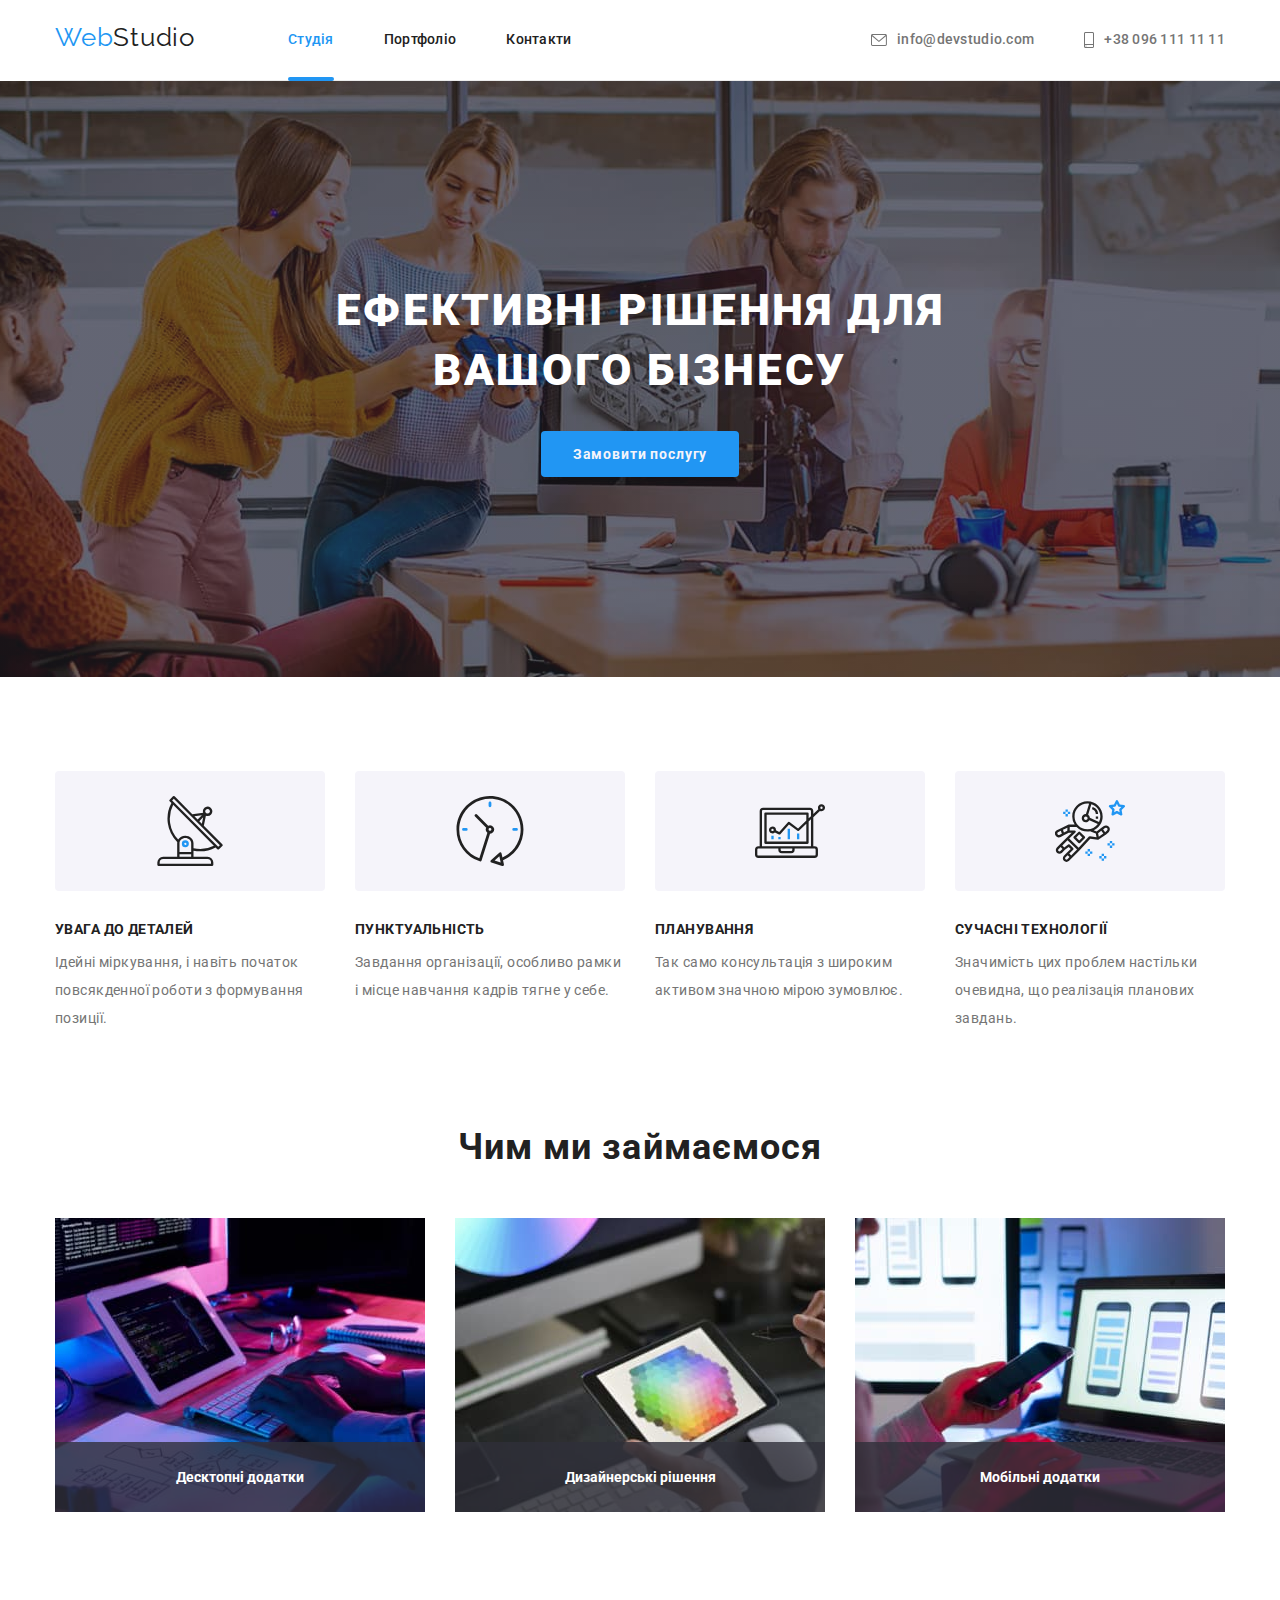
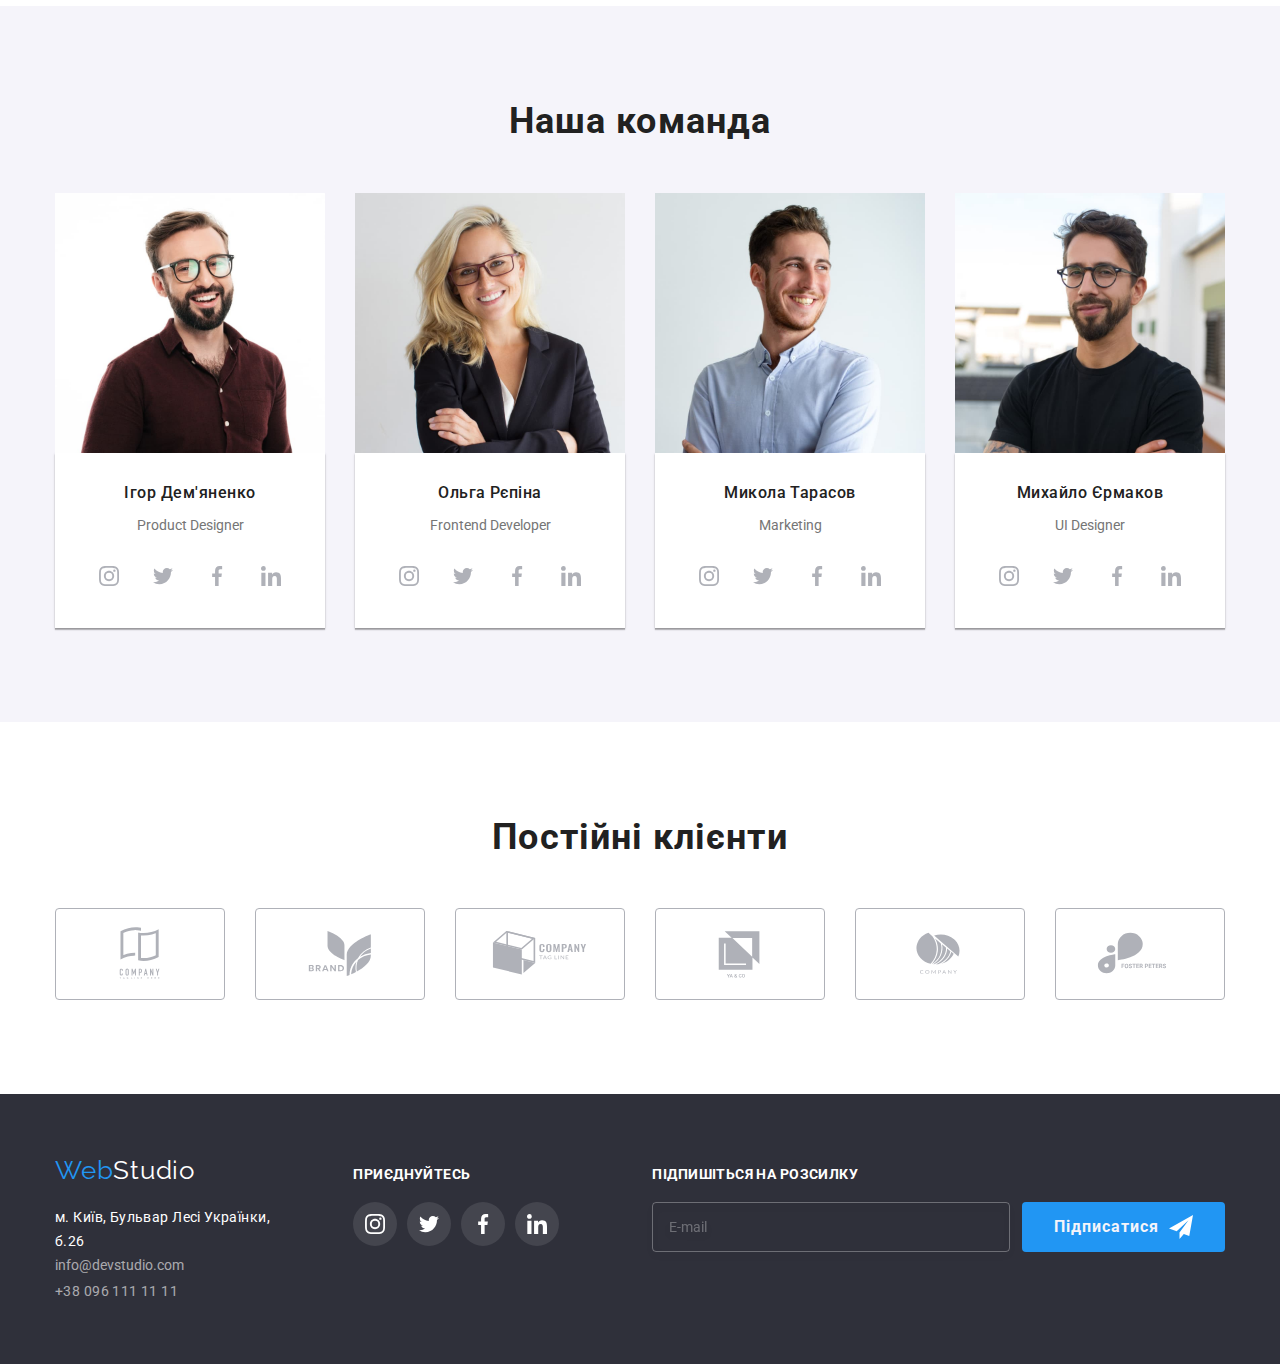
<file: index.html>
<!DOCTYPE html>
<html lang="uk">

<head>
    <meta charset="UTF-8">
    <meta http-equiv="X-UA-Compatible" content="IE=edge">
    <meta name="viewport" content="width=device-width, initial-scale=1.0">
    <title>WebStudio</title>
    <link rel="preconnect" href="https://fonts.googleapis.com">
    <link rel="preconnect" href="https://fonts.gstatic.com" crossorigin>
    <link href="https://fonts.googleapis.com/css2?family=Raleway:wght@700&family=Roboto:wght@400;500;700&display=swap"
        rel="stylesheet">

    <link rel="stylesheet" href="./css/main.min.css">

</head>

<body class="body">

    <!-- wrapper -->

    <header class="header">
        <div class="container wrapper">

            <nav class="nav">

                <a href="./index.html" class="wrapper-logo link"> <span class="web">Web</span>Studio</a>

                <ul class="nav__list list">

                    <li>
                        <a class="current nav__menu link nav__item" href="./index.html">Студія</a>
                    </li>

                    <li>
                        <a class="nav__item nav__menu link" href="./portfolio.html">Портфоліо</a>
                    </li>

                    <li> <a class="nav__item nav__menu link" href="./contacts.html">Контакти</a>
                    </li>

                </ul>
            </nav>


            <ul class="wrapper__contacts list">
                <li>

                    <a class="link wrapper__mail-to" href="mailto:info@devstudio.com" target="_blank"
                        rel="noopener noreferrer"><svg class='wrapper__mail-to-vector' width='16' height='12'>
                            <use href='./img/svg/icons.svg#icon-envelope'></use>
                        </svg>info@devstudio.com</a>


                </li>
                <li>

                    <a class="wrapper__tel link" href="tel:+380961111111"><svg class='wrapper__tel-vector' width='10'
                            height='16'>
                            <use href='./img/svg/icons.svg#icon-smartphone'></use>
                        </svg> +38 096 111 11 11</a>




                </li>
            </ul>
        </div>

    </header>



    <main>

        <!-- head -->

        <section class="head">
            <div class="container">
                <h1 class="hero">Ефективні рішення для<br> вашого бізнесу</h1>
                <button class="hero-button" type="button" data-modal-open>Замовити послугу</button>
                <div class="backdrop is-hidden" data-modal>

                    <div class="backdrop">

                        <div class="modal">

                            <button class="close-modal" type="button" data-modal-close><svg class='modal-cross'
                                    width='15' height='15'>
                                    <use href='./img/svg/icons.svg#icon-close-black'></use>
                                </svg></button>
                            <strong class="modal-title">Залиште свої дані, ми вам передзвонимо</strong>
                            <form name="order-form" autocomplete="off" novalidate>

                                <label class="modal-form-label" for="user_name">Ім'я</label>
                                <div class="modal-form-group">
                                    <input class="modal-form-field" type="text" id="user_name" name="user_name">
                                    <svg class='modal-form-icon' width='18' height='18'>
                                        <use href='./img/svg/icons.svg#icon-person-black'></use>
                                    </svg>
                                </div>
                                <label class="modal-form-label" for="phone">Телефон</label>
                                <div class="modal-form-group">
                                    <input class="modal-form-field" type="text" id="phone" name="phone">
                                    <svg class='modal-form-icon' width='18' height='18'>
                                        <use href='./img/svg/icons.svg#icon-phone-black'></use>
                                    </svg>
                                </div>
                                <label class="modal-form-label" for="mail">Пошта</label>
                                <div class="modal-form-group">
                                    <input class="modal-form-field" type="text" id="mail" name="mail">
                                    <svg class='modal-form-icon' width='18' height='18'>
                                        <use href='./img/svg/icons.svg#icon-email-black'></use>
                                    </svg>
                                </div>
                                <label class="modal-form-label" for="user_comment">Коментар</label>
                                <textarea class="modal-form-comment" name="user_comment" id="user_comment" rows="6"
                                    placeholder="введіть текст"></textarea>
                                <label class="check-accept">
                                    <input class="check-input" type="checkbox">

                                    <span class="agreement"> Погоджуюся з розсилкою та приймаю</span>
                                    <a class="agreement-link" href="/">Умови
                                        договору</a>

                                </label>
                                <button type="submit" class="hero-button">Відправити</button>


                        </div>

                        </form>
                    </div>
                </div>
            </div>
        </section>

        <!-- peculiarities -->

        <section class="our-peculiarities-container">
            <div class="container">
                <h2 class="visually-hidden">Наши особливості</h2>

                <ul class="our-peculiarities-list list">
                    <li>
                        <div class="our-peculiarities-vector-container"><svg class='our-peculiarities-vector' width='70'
                                height='70'>
                                <use href='./img/svg/icons.svg#icon-antenna'></use>
                            </svg></div>
                        <h3 class="our-peculiarities-header">УВАГА ДО ДЕТАЛЕЙ</h3>
                        <p class="peculiarities-primary-text">Ідейні міркування, і навіть початок повсякденної
                            роботи з
                            формування
                            позиції.</p>

                    </li>
                    <li>
                        <div class="our-peculiarities-vector-container"><svg class='our-peculiarities-vector' width='70'
                                height='70'>
                                <use href='./img/svg/icons.svg#icon-clock'></use>
                            </svg></div>
                        <h3 class="our-peculiarities-header">ПУНКТУАЛЬНІСТЬ</h3>
                        <p class="peculiarities-primary-text">Завдання організації, особливо рамки і місце навчання
                            кадрів
                            тягне у себе.
                        </p>
                    </li>
                    <li>
                        <div class="our-peculiarities-vector-container"><svg class='our-peculiarities-vector' width='70'
                                height='70'>
                                <use href='./img/svg/icons.svg#icon-diagram'></use>
                            </svg>

                        </div>
                        <h3 class="our-peculiarities-header">ПЛАНУВАННЯ</h3>
                        <p class="peculiarities-primary-text">Так само консультація з широким активом значною мірою
                            зумовлює.</p>
                    </li>
                    <li>
                        <div class="our-peculiarities-vector-container"> <svg class='our-peculiarities-vector'
                                width='70' height='70'>
                                <use href='./img/svg/icons.svg#icon-astronaut'></use>
                            </svg> </div>
                        <h3 class="our-peculiarities-header">СУЧАСНІ ТЕХНОЛОГІЇ</h3>
                        <p class="peculiarities-primary-text">Значимість цих проблем настільки очевидна, що
                            реалізація
                            планових
                            завдань.
                        </p>

                    </li>
                </ul>

            </div>


        </section>

        <!-- what-do-we-do -->

        <section class="what-do-we-do">
            <div class="container">
                <h2 class="what-do-we-do__h2">Чим ми займаємося</h2>
                <ul class="what-do-we-do__list list">
                    <li>
                        <div class="what-do-we-do__card"><img src="./img/desktop-apps.jpg" alt="Десктопні додатки"
                                width="370">
                            <p class="what-do-we-do__text">Десктопні додатки</p>
                        </div>
                    </li>
                    <li>
                        <div class="what-do-we-do__card"><img src="./img/design.jpg" alt="Дизайнерські рішення"
                                width="370">
                            <p class="what-do-we-do__text">Дизайнерські рішення</p>
                        </div>
                    </li>
                    <li>
                        <div class="what-do-we-do__card"><img src="./img/mobile-apps.jpg" alt="Мобільні додатки"
                                width="370">
                            <p class="what-do-we-do__text">Мобільні додатки</p>
                        </div>
                    </li>
                </ul>
            </div>

        </section>

        <!-- our-team -->

        <section class="our-team">
            <div class="container">
                <h2 class="our-team__h2">Наша команда</h2>
                <ul class="our-team__list list">
                    <li class="our-team__position">
                        <img src="./img/demyanenko.jpg" alt="Дем'яненко" width="270">
                        <div class="our-team__card">
                            <h3 class="our-team__h3">Ігор Дем'яненко</h3>
                            <p lang="en" class="our-team__primary-text">Product Designer</p>
                            <ul class="socials list">
                                <li class="our-team__socials">
                                    <a class="our-team__socials-link" href="https://instagram.com" target="_blank"
                                        rel="noopener noreferrer">
                                        <svg class="our-team__socials-icon" width="20" height="20">
                                            <use href="./img/svg/icons.svg#icon-instagram"></use>
                                        </svg>
                                    </a>
                                </li>
                                <li class="our-team__socials">
                                    <a class="our-team__socials-link" href="https://twitter.com" target="_blank"
                                        rel="noopener noreferrer">
                                        <svg class="our-team__socials-icon" width="20" height="20">
                                            <use href="./img/svg/icons.svg#icon-twitter"></use>
                                        </svg>
                                    </a>
                                </li>
                                <li class="our-team__socials">
                                    <a class="our-team__socials-link" href="https://facebook.com" target="_blank"
                                        rel="noopener noreferrer">
                                        <svg class="our-team__socials-icon" width="20" height="20">
                                            <use href="./img/svg/icons.svg#icon-facebook"></use>
                                        </svg>
                                    </a>
                                </li>
                                <li class="our-team__socials">
                                    <a class="our-team__socials-link" href="https://linkedin.com" target="_blank"
                                        rel="noopener noreferrer">
                                        <svg class="our-team__socials-icon" width="20" height="20">
                                            <use href="./img/svg/icons.svg#icon-linkedin"></use>
                                        </svg>
                                    </a>
                                </li>
                            </ul>
                        </div>
                    </li>
                    <li class="our-team__position">
                        <img src="./img/repina.jpg" alt="Рєпина" width="270">
                        <div class="our-team__card">
                            <h3 class="our-team__h3">Ольга Рєпіна</h3>
                            <p lang="en" class="our-team__primary-text">Frontend Developer</p>
                            <ul class="socials list">
                                <li class="our-team__socials">
                                    <a class="our-team__socials-link" href="https://instagram.com" target="_blank"
                                        rel="noopener noreferrer">
                                        <svg class="our-team__socials-icon" width="20" height="20">
                                            <use href="./img/svg/icons.svg#icon-instagram"></use>
                                        </svg>
                                    </a>
                                </li>
                                <li class="our-team__socials">
                                    <a class="our-team__socials-link" href="https://twitter.com" target="_blank"
                                        rel="noopener noreferrer">
                                        <svg class="our-team__socials-icon" width="20" height="20">
                                            <use href="./img/svg/icons.svg#icon-twitter"></use>
                                        </svg>
                                    </a>
                                </li>
                                <li class="our-team__socials">
                                    <a class="our-team__socials-link" href="https://facebook.com" target="_blank"
                                        rel="noopener noreferrer">
                                        <svg class="our-team__socials-icon" width="20" height="20">
                                            <use href="./img/svg/icons.svg#icon-facebook"></use>
                                        </svg>
                                    </a>
                                </li>
                                <li class="our-team__socials">
                                    <a class="our-team__socials-link" href="https://linkedin.com" target="_blank"
                                        rel="noopener noreferrer">
                                        <svg class="our-team__socials-icon" width="20" height="20">
                                            <use href="./img/svg/icons.svg#icon-linkedin"></use>
                                        </svg>
                                    </a>
                                </li>
                            </ul>
                        </div>
                    </li>
                    <li class="our-team__position">
                        <img src="./img/tarasov.jpg" alt="Тарасов" width="270">
                        <div class="our-team__card">
                            <h3 class="our-team__h3">Микола Тарасов</h3>
                            <p lang="en" class="our-team__primary-text">Marketing</p>
                            <ul class="socials list">
                                <li class="our-team__socials">
                                    <a class="our-team__socials-link" href="https://instagram.com" target="_blank"
                                        rel="noopener noreferrer">
                                        <svg class="our-team__socials-icon" width="20" height="20">
                                            <use href="./img/svg/icons.svg#icon-instagram"></use>
                                        </svg>
                                    </a>
                                </li>
                                <li class="our-team__socials">
                                    <a class="our-team__socials-link" href="https://twitter.com" target="_blank"
                                        rel="noopener noreferrer">
                                        <svg class="our-team__socials-icon" width="20" height="20">
                                            <use href="./img/svg/icons.svg#icon-twitter"></use>
                                        </svg>
                                    </a>
                                </li>
                                <li class="our-team__socials">
                                    <a class="our-team__socials-link" href="https://facebook.com" target="_blank"
                                        rel="noopener noreferrer">
                                        <svg class="our-team__socials-icon" width="20" height="20">
                                            <use href="./img/svg/icons.svg#icon-facebook"></use>
                                        </svg>
                                    </a>
                                </li>
                                <li class="our-team__socials">
                                    <a class="our-team__socials-link" href="https://linkedin.com" target="_blank"
                                        rel="noopener noreferrer">
                                        <svg class="our-team__socials-icon" width="20" height="20">
                                            <use href="./img/svg/icons.svg#icon-linkedin"></use>
                                        </svg>
                                    </a>
                                </li>
                            </ul>
                        </div>

                    </li>
                    <li class="our-team__position">
                        <img src="./img/ermakov.jpg" alt="Ермаков" width="270">
                        <div class="our-team__card">
                            <h3 class="our-team__h3">Михайло Єрмаков</h3>
                            <p lang="en" class="our-team__primary-text">UI Designer</p>
                            <ul class="socials list">
                                <li class="our-team__socials">
                                    <a class="our-team__socials-link" href="https://instagram.com" target="_blank"
                                        rel="noopener noreferrer">
                                        <svg class="our-team__socials-icon" width="20" height="20">
                                            <use href="./img/svg/icons.svg#icon-instagram"></use>
                                        </svg>
                                    </a>
                                </li>
                                <li class="our-team__socials">
                                    <a class="our-team__socials-link" href="https://twitter.com" target="_blank"
                                        rel="noopener noreferrer">
                                        <svg class="our-team__socials-icon" width="20" height="20">
                                            <use href="./img/svg/icons.svg#icon-twitter"></use>
                                        </svg>
                                    </a>
                                </li>
                                <li class="our-team__socials">
                                    <a class="our-team__socials-link" href="https://facebook.com" target="_blank"
                                        rel="noopener noreferrer">
                                        <svg class="our-team__socials-icon" width="20" height="20">
                                            <use href="./img/svg/icons.svg#icon-facebook"></use>
                                        </svg>
                                    </a>
                                </li>
                                <li class="our-team__socials">
                                    <a class="our-team__socials-link" href="https://linkedin.com" target="_blank"
                                        rel="noopener noreferrer">
                                        <svg class="our-team__socials-icon" width="20" height="20">
                                            <use href="./img/svg/icons.svg#icon-linkedin"></use>
                                        </svg>
                                    </a>
                                </li>
                            </ul>
                        </div>

                    </li>
                </ul>
            </div>

        </section>
        <section class="regular-clients-container">
            <div class="container">
                <h2 class="regular-clients-header">Постійні клієнти</h2>
                <ul class="regular-clients-list list">
                    <li>
                        <a class="regular-clients-inner-container link" href="/">
                            <svg class='regular-clients-vector' width='106' height='60'>
                                <use href='./img/svg/icons.svg#icon-client-1'></use>
                            </svg>
                        </a>
                    </li>
                    <li>
                        <a class="regular-clients-inner-container link" href="/">
                            <svg class='regular-clients-vector' width='106' height='60'>
                                <use href='./img/svg/icons.svg#icon-client-2'></use>
                            </svg>
                        </a>
                    </li>
                    <li>
                        <a class="regular-clients-inner-container link" href="/">
                            <svg class='regular-clients-vector' width='106' height='60'>
                                <use href='./img/svg/icons.svg#icon-client-3'></use>
                            </svg>
                        </a>
                    </li>
                    <li>
                        <a class="regular-clients-inner-container link" href="/">
                            <svg class='regular-clients-vector' width='106' height='60'>
                                <use href='./img/svg/icons.svg#icon-client-4'></use>
                            </svg>
                        </a>
                    </li>
                    <li>
                        <a class="regular-clients-inner-container link" href="/">
                            <svg class='regular-clients-vector' width='106' height='60'>
                                <use href='./img/svg/icons.svg#icon-client-5'></use>
                            </svg>
                        </a>
                    </li>
                    <li>
                        <a class="regular-clients-inner-container link" href="/">
                            <svg class='regular-clients-vector' width='106' height='60'>
                                <use href='./img/svg/icons.svg#icon-client-6'></use>
                            </svg>
                        </a>
                    </li>
                </ul>


            </div>
        </section>
    </main>
    <!-- footer -->

    <footer class="footer">
        <div class="container footer-container">

            <address>
                <div class="address-container">
                    <a href="./index.html" class="footer-logo-link"> <span class="web">Web</span>Studio</a>
                    <ul class="list">
                        <li><a class="link footer-physical-address" href="/">м. Київ, Бульвар Лесі Українки,
                                б.26</a></li>
                        <li><a class="footer-mail-to link" href="mailto:info@devstudio.com">info@devstudio.com</a>
                        </li>
                        <li class="footer-tel"><a class="link" href="tel:+380961111111">+38 096 111 11 11</a></li>
                    </ul>
                </div>
            </address>

            <div class="footer-socials">
                <h2 class="footer-socials-header">Приєднуйтесь</h2>
                <ul class="socials list">
                    <li class="socials-item">
                        <a class="footer-socials-link" href="https://instagram.com" target="_blank"
                            rel="noopener noreferrer">
                            <svg class="footer-socials-icon" width="20" height="20">
                                <use href="./img/svg/icons.svg#icon-instagram"></use>
                            </svg>
                        </a>
                    </li>
                    <li class="footer-socials-item">
                        <a class="footer-socials-link" href="https://twitter.com" target="_blank"
                            rel="noopener noreferrer">
                            <svg class="footer-socials-icon" width="20" height="20">
                                <use href="./img/svg/icons.svg#icon-twitter"></use>
                            </svg>
                        </a>
                    </li>
                    <li class="footer-socials-item">
                        <a class="footer-socials-link" href="https://facebook.com" target="_blank"
                            rel="noopener noreferrer">
                            <svg class="footer-socials-icon" width="20" height="20">
                                <use href="./img/svg/icons.svg#icon-facebook"></use>
                            </svg>
                        </a>
                    </li>
                    <li class="footer-socials-item">
                        <a class="footer-socials-link" href="https://linkedin.com" target="_blank"
                            rel="noopener noreferrer">
                            <svg class="footer-socials-icon" width="20" height="20">
                                <use href="./img/svg/icons.svg#icon-linkedin"></use>
                            </svg>
                        </a>
                    </li>
                </ul>
            </div>
            <div class="footer-subscribe-container">
                <span class="footer-subscribe-text">Підпишіться на розсилку</span>
                <label class="footer-subscribe-form">
                    <input class="footer-form-field" type="text" placeholder="E-mail">
                    <button class="footer-submit-button" type="submit">Підписатися <svg class='submit-icon' width='24'
                            height='24'>
                            <use href='./img/svg/icons.svg#submit-icon'></use>
                        </svg> </button>
                </label>

            </div>
        </div>
    </footer>
    <script src="./js/modal.js"></script>
</body>

</html>
</file>
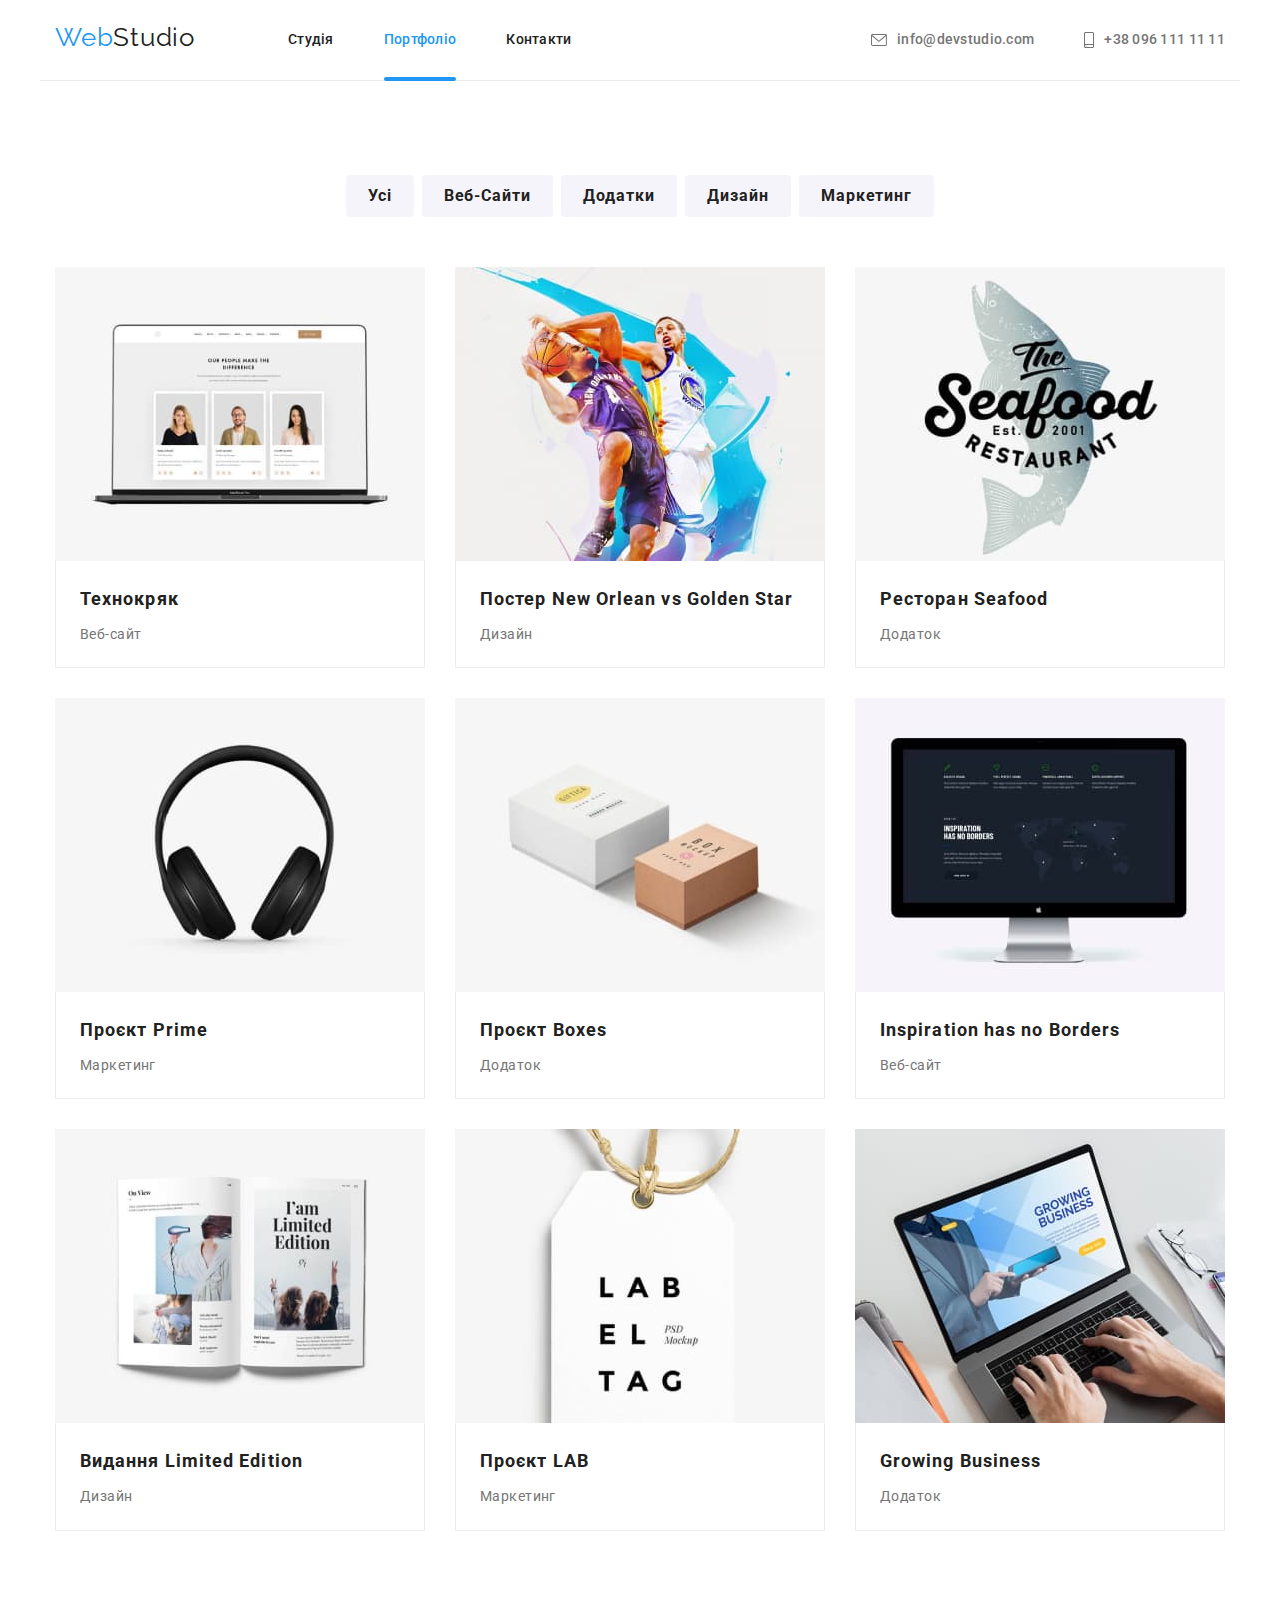
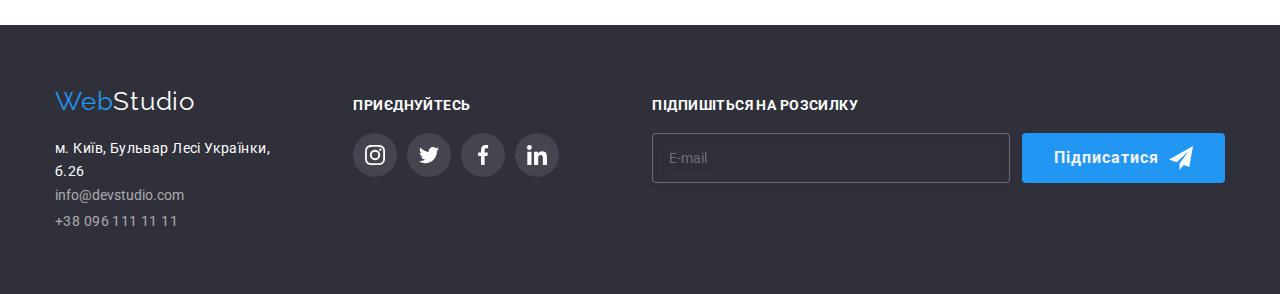
<file: portfolio.html>
<!DOCTYPE html>
<html lang="uk">

<head>
    <meta charset="UTF-8">
    <meta http-equiv="X-UA-Compatible" content="IE=edge">
    <meta name="viewport" content="width=device-width, initial-scale=1.0">
    <title>Портфоліо</title>
    <link rel="preconnect" href="https://fonts.googleapis.com">
    <link rel="preconnect" href="https://fonts.gstatic.com" crossorigin>
    <link href="https://fonts.googleapis.com/css2?family=Raleway:wght@700&family=Roboto:wght@400;500;700&display=swap"
        rel="stylesheet">

    <link rel="stylesheet" href="./css/main.min.css">

</head>

<body class="body">

    <!-- wrapper -->

    <header class="header">
        <div class="container wrapper">

            <nav class="nav">

                <a href="./index.html" class="wrapper-logo link"> <span class="web">Web</span>Studio</a>

                <ul class="nav__list list">

                    <li>
                        <a class="nav__menu link nav__item" href="./index.html">Студія</a>
                    </li>

                    <li>
                        <a class="current nav__item nav__menu link" href="./portfolio.html">Портфоліо</a>
                    </li>

                    <li> <a class="nav__item nav__menu link" href="./contacts.html">Контакти</a>
                    </li>

                </ul>
            </nav>


            <ul class="wrapper__contacts list">
                <li>

                    <a class="link wrapper__mail-to" href="mailto:info@devstudio.com" target="_blank"
                        rel="noopener noreferrer"><svg class='wrapper__mail-to-vector' width='16' height='12'>
                            <use href='./img/svg/icons.svg#icon-envelope'></use>
                        </svg>info@devstudio.com</a>


                </li>
                <li>

                    <a class="wrapper__tel link" href="tel:+380961111111"><svg class='wrapper__tel-vector' width='10'
                            height='16'>
                            <use href='./img/svg/icons.svg#icon-smartphone'></use>
                        </svg> +38 096 111 11 11</a>




                </li>
            </ul>
        </div>

    </header>

    <main>

        <section class="portfolio">
            <div class="container">
                <ul class="portfolio-filter list">
                    <li><button type="button" class="button-secondary">Усі</button></li>
                    <li><button type="button" class="button-secondary">Веб-Сайти</button></li>
                    <li><button type="button" class="button-secondary">Додатки</button></li>
                    <li><button type="button" class="button-secondary">Дизайн</button></li>
                    <li><button type="button" class="button-secondary">Маркетинг</button></li>

                </ul>

                <h1 class="visually-hidden">Портфоліо</h1>

                <ul class="portfolio-list list">
                    <li class="portfolio-cards">
                        <a class="portfolio-cards-links" href="/">
                            <div class="portfolio-cards-overlay-box">
                                <div class="portfolio-cards-overlay">
                                    <p>Lorem ipsum dolor sit amet consectetur adipisicing elit. Minima fugiat quam nobis
                                        maxime quidem sapiente culpa nulla harum, alias reiciendis </p>
                                </div>

                                <img src="./img/technocrack.jpg" alt="technocrack" width="370">
                            </div>
                            <div class="portfolio-cards-text">
                                <h2 class="portfolio-list-header">Технокряк</h2>
                                <p class="portfolio-primary-text">Веб-сайт</p>
                            </div>
                        </a>
                    </li>

                    <li class="portfolio-cards">
                        <a class="link portfolio-cards-links" href="/">
                            <div class="portfolio-cards-overlay-box">
                                <div class="portfolio-cards-overlay">
                                    <p>Lorem ipsum dolor sit amet consectetur adipisicing elit. Minima fugiat quam nobis
                                        maxime quidem sapiente culpa nulla harum, alias reiciendis </p>
                                </div>
                                <img src="./img/new-orlean.jpg" alt="new-orlean" width="370">
                            </div>
                            <div class="portfolio-cards-text">
                                <h2 lang="en" class="portfolio-list-header">Постер New Orlean vs Golden Star</h2>
                                <p class="portfolio-primary-text">Дизайн</p>
                            </div>
                        </a>
                    </li>

                    <li class="portfolio-cards">
                        <a class="link portfolio-cards-links" href="/">
                            <div class="portfolio-cards-overlay-box">
                                <div class="portfolio-cards-overlay">
                                    <p>Lorem ipsum dolor sit amet consectetur adipisicing elit. Minima fugiat quam nobis
                                        maxime quidem sapiente culpa nulla harum, alias reiciendis </p>
                                </div><img src="./img/sea-food.jpg" alt="sea-food" width="370">
                            </div>
                            <div class="portfolio-cards-text">
                                <h2 lang="en" class="portfolio-list-header">Ресторан Seafood</h2>
                                <p class="portfolio-primary-text">Додаток</p>
                            </div>
                        </a>
                    </li>

                    <li class="portfolio-cards">
                        <a class="link portfolio-cards-links" href="/">
                            <div class="portfolio-cards-overlay-box">
                                <div class="portfolio-cards-overlay">
                                    <p>Lorem ipsum dolor sit amet consectetur adipisicing elit. Minima fugiat quam nobis
                                        maxime quidem sapiente culpa nulla harum, alias reiciendis </p>
                                </div><img src="./img/prime.jpg" alt="prime" width="370">
                            </div>
                            <div class="portfolio-cards-text">
                                <h2 lang="en" class="portfolio-list-header">Проєкт Prime</h2>
                                <p class="portfolio-primary-text">Маркетинг</p>
                            </div>
                        </a>
                    </li>

                    <li class="portfolio-cards">
                        <a class="link portfolio-cards-links" href="/">
                            <div class="portfolio-cards-overlay-box">
                                <div class="portfolio-cards-overlay">
                                    <p>Lorem ipsum dolor sit amet consectetur adipisicing elit. Minima fugiat quam nobis
                                        maxime quidem sapiente culpa nulla harum, alias reiciendis </p>
                                </div><img src="./img/boxes.jpg" alt="boxes" width="370">
                            </div>
                            <div class="portfolio-cards-text">
                                <h2 lang="en" class="portfolio-list-header">Проєкт Boxes</h2>
                                <p class="portfolio-primary-text">Додаток</p>
                            </div>
                        </a>
                    </li>

                    <li class="portfolio-cards">
                        <a class="link portfolio-cards-links" href="/">
                            <div class="portfolio-cards-overlay-box">
                                <div class="portfolio-cards-overlay">
                                    <p>Lorem ipsum dolor sit amet consectetur adipisicing elit. Minima fugiat quam nobis
                                        maxime quidem sapiente culpa nulla harum, alias reiciendis </p>
                                </div><img src="./img/inspiration.jpg" alt="inspiration" width="370">
                            </div>
                            <div class="portfolio-cards-text">

                                <h2 lang="en" class="portfolio-list-header">Inspiration has no Borders</h2>
                                <p class="portfolio-primary-text">Веб-сайт</p>
                            </div>
                        </a>
                    </li>

                    <li class="portfolio-cards">
                        <a class="link portfolio-cards-links" href="/">
                            <div class="portfolio-cards-overlay-box">
                                <div class="portfolio-cards-overlay">
                                    <p>Lorem ipsum dolor sit amet consectetur adipisicing elit. Minima fugiat quam nobis
                                        maxime quidem sapiente culpa nulla harum, alias reiciendis </p>
                                </div><img src="./img/edition.jpg" alt="edition" width="370">
                            </div>
                            <div class="portfolio-cards-text">
                                <h2 lang="en" class="portfolio-list-header">Видання Limited Edition</h2>
                                <p class="portfolio-primary-text">Дизайн</p>
                            </div>
                        </a>
                    </li>

                    <li class="portfolio-cards">
                        <a class="link portfolio-cards-links" href="/">
                            <div class="portfolio-cards-overlay-box">
                                <div class="portfolio-cards-overlay">
                                    <p>Lorem ipsum dolor sit amet consectetur adipisicing elit. Minima fugiat quam nobis
                                        maxime quidem sapiente culpa nulla harum, alias reiciendis </p>
                                </div><img src="./img/labeltag.jpg" alt="labeltag" width="370">
                            </div>
                            <div class="portfolio-cards-text">
                                <h2 lang="en" class="portfolio-list-header">Проєкт LAB</h2>
                                <p class="portfolio-primary-text">Маркетинг</p>
                            </div>
                        </a>
                    </li>

                    <li class="portfolio-cards">
                        <a class="link portfolio-cards-links" href="/">
                            <div class="portfolio-cards-overlay-box">
                                <div class="portfolio-cards-overlay">
                                    <p>Lorem ipsum dolor sit amet consectetur adipisicing elit. Minima fugiat quam nobis
                                        maxime quidem sapiente culpa nulla harum, alias reiciendis </p>
                                </div><img src="./img/growing.jpg" alt="growing" width="370">
                            </div>
                            <div class="portfolio-cards-text">
                                <h2 lang="en" class="portfolio-list-header">Growing Business</h2>
                                <p class="portfolio-primary-text">Додаток</p>
                            </div>
                        </a>
                    </li>

                </ul>
            </div>
        </section>
    </main>
    <!-- footer -->

    <footer class="footer">
        <div class="container footer-container">

            <address>
                <div class="address-container">
                    <a href="./index.html" class="footer-logo-link"> <span class="web">Web</span>Studio</a>
                    <ul class="list">
                        <li><a class="link footer-physical-address" href="/">м. Київ, Бульвар Лесі Українки,
                                б.26</a></li>
                        <li><a class="footer-mail-to link" href="mailto:info@devstudio.com">info@devstudio.com</a></li>
                        <li class="footer-tel"><a class="link" href="tel:+380961111111">+38 096 111 11 11</a></li>
                    </ul>
                </div>
            </address>

            <div class="footer-socials">
                <h2 class="footer-socials-header">Приєднуйтесь</h2>
                <ul class="socials list">
                    <li class="socials-item">
                        <a class="footer-socials-link" href="https://instagram.com" target="_blank"
                            rel="noopener noreferrer">
                            <svg class="footer-socials-icon" width="20" height="20">
                                <use href="./img/svg/icons.svg#icon-instagram"></use>
                            </svg>
                        </a>
                    </li>
                    <li class="footer-socials-item">
                        <a class="footer-socials-link" href="https://twitter.com" target="_blank"
                            rel="noopener noreferrer">
                            <svg class="footer-socials-icon" width="20" height="20">
                                <use href="./img/svg/icons.svg#icon-twitter"></use>
                            </svg>
                        </a>
                    </li>
                    <li class="footer-socials-item">
                        <a class="footer-socials-link" href="https://facebook.com" target="_blank"
                            rel="noopener noreferrer">
                            <svg class="footer-socials-icon" width="20" height="20">
                                <use href="./img/svg/icons.svg#icon-facebook"></use>
                            </svg>
                        </a>
                    </li>
                    <li class="footer-socials-item">
                        <a class="footer-socials-link" href="https://linkedin.com" target="_blank"
                            rel="noopener noreferrer">
                            <svg class="footer-socials-icon" width="20" height="20">
                                <use href="./img/svg/icons.svg#icon-linkedin"></use>
                            </svg>
                        </a>
                    </li>
                </ul>
            </div>
            <div class="footer-subscribe-container">
                <span class="footer-subscribe-text">Підпишіться на розсилку</span>
                <label class="footer-subscribe-form">
                    <input class="footer-form-field" type="text" placeholder="E-mail">
                    <button class="footer-submit-button" type="submit">Підписатися <svg class='submit-icon' width='24'
                            height='24'>
                            <use href='./img/svg/icons.svg#submit-icon'></use>
                        </svg> </button>
                </label>

            </div>
        </div>
    </footer>
</body>



</html>
</file>
<file: css/main.min.css>
:root{--primary-text-color: #757575;--title-text-color: #212121;--accent: #2196F3;--primary-bg-color: #ffffff;--secondary-button-color: #F5F4FA;--wh-text-color: #ffffff;--tertiary-bg-color: #2F303A;--icon-primary-color: #AFB1B8;--icon-secondary-color: #212121;--backdrop-idx: 100}/*! modern-normalize v1.1.0 | MIT License | https://github.com/sindresorhus/modern-normalize */*,::after,::before{-webkit-box-sizing:border-box;box-sizing:border-box}html{-moz-tab-size:4;-o-tab-size:4;tab-size:4}html{line-height:1.15;-webkit-text-size-adjust:100%}body{margin:0}body{font-family:system-ui,-apple-system,"Segoe UI",Roboto,Helvetica,Arial,sans-serif,"Apple Color Emoji","Segoe UI Emoji"}hr{height:0;color:inherit}abbr[title]{-webkit-text-decoration:underline dotted;text-decoration:underline dotted}b,strong{font-weight:bolder}code,kbd,pre,samp{font-family:ui-monospace,SFMono-Regular,Consolas,"Liberation Mono",Menlo,monospace;font-size:1em}small{font-size:80%}sub,sup{font-size:75%;line-height:0;position:relative;vertical-align:baseline}sub{bottom:-0.25em}sup{top:-0.5em}table{text-indent:0;border-color:inherit}button,input,optgroup,select,textarea{font-family:inherit;font-size:100%;line-height:1.15;margin:0}button,select{text-transform:none}[type=button],[type=reset],[type=submit],button{-webkit-appearance:button;-moz-appearance:button;appearance:button}::-moz-focus-inner{border-style:none;padding:0}:-moz-focusring{outline:1px dotted ButtonText}:-moz-ui-invalid{box-shadow:none}legend{padding:0}progress{vertical-align:baseline}::-webkit-inner-spin-button,::-webkit-outer-spin-button{height:auto}[type=search]{-webkit-appearance:textfield;-moz-appearance:textfield;appearance:textfield;outline-offset:-2px}::-webkit-search-decoration{-webkit-appearance:none}::-webkit-file-upload-button{-webkit-appearance:button;font:inherit}summary{display:list-item}a{text-decoration:none;color:inherit}ul,ol{list-style:none;margin:0;padding:0}img{display:block;max-width:100%;height:auto}button{font:inherit;border:none;padding:0;background-color:rgba(0,0,0,0);cursor:pointer}h1,h2,h3,h4,h5,h6{margin:0;font-weight:700}p{margin:0}.container{width:1200px;padding:0 15px;margin:0 auto}body{background-color:var(--primary-bg-color);font-family:"Roboto",sans-serif;font-size:14px;color:var(--primary-text-color)}.socials{display:-webkit-box;display:-ms-flexbox;display:flex;-webkit-box-align:center;-ms-flex-align:center;align-items:center;-webkit-box-pack:center;-ms-flex-pack:center;justify-content:center;gap:10px}.button-secondary{font-weight:700;font-size:16px;line-height:1.875;letter-spacing:.06em;border-radius:4px;padding:6px 22px;background-color:var(--secondary-button-color);cursor:pointer;-webkit-transition-duration:250ms;transition-duration:250ms;-webkit-transition-timing-function:cubic-bezier(0.4, 0, 0.2, 1);transition-timing-function:cubic-bezier(0.4, 0, 0.2, 1);-webkit-transition-property:background-color,color,-webkit-box-shadow;transition-property:background-color,color,-webkit-box-shadow;transition-property:background-color,color,box-shadow;transition-property:background-color,color,box-shadow,-webkit-box-shadow;color:var(--title-text-color);outline:rgba(0,0,0,0)}.button-secondary:hover,.button-secondary:focus{color:var(--wh-text-color);background-color:var(--accent);-webkit-box-shadow:0px 3px 1px rgba(0,0,0,.1),0px 1px 2px rgba(0,0,0,.08),0px 2px 2px rgba(0,0,0,.12);box-shadow:0px 3px 1px rgba(0,0,0,.1),0px 1px 2px rgba(0,0,0,.08),0px 2px 2px rgba(0,0,0,.12);outline:rgba(0,0,0,0)}.footer-submit-button{display:-webkit-box;display:-ms-flexbox;display:flex;-webkit-box-align:center;-ms-flex-align:center;align-items:center;gap:10px;margin-left:12px;min-width:auto;min-height:auto;font-family:"Roboto",sans-serif;font-weight:700;font-size:16px;line-height:1.875;letter-spacing:.06em;padding:10px 32px;border-radius:4px;color:var(--secondary-button-color);background-color:var(--accent);cursor:pointer;-webkit-transition-duration:250ms;transition-duration:250ms;-webkit-transition-timing-function:cubic-bezier(0.4, 0, 0.2, 1);transition-timing-function:cubic-bezier(0.4, 0, 0.2, 1);-webkit-transition-property:var(--accent);transition-property:var(--accent)}.footer-submit-button:hover,.footer-submit-button:focus{background-color:#188ce8}.hero-button{min-width:auto;min-height:auto;font-family:"Roboto",sans-serif;font-weight:700;font-size:14px;line-height:1.875;letter-spacing:.06em;padding:10px 32px;border-radius:4px;color:var(--secondary-button-color);background-color:var(--accent);cursor:pointer;outline:rgba(0,0,0,0);-webkit-box-shadow:0px 4px 4px rgba(0,0,0,.15);box-shadow:0px 4px 4px rgba(0,0,0,.15);-webkit-transition-duration:250ms;transition-duration:250ms;-webkit-transition-timing-function:cubic-bezier(0.4, 0, 0.2, 1);transition-timing-function:cubic-bezier(0.4, 0, 0.2, 1);-webkit-transition-property:var(--accent);transition-property:var(--accent)}.hero-button:hover,.hero-button:focus{background-color:#188ce8}.wrapper{display:-webkit-box;display:-ms-flexbox;display:flex;-webkit-box-align:center;-ms-flex-align:center;align-items:center;-webkit-box-pack:justify;-ms-flex-pack:justify;justify-content:space-between;border-bottom:1px solid #ececec;background:var(--primary-bg-color)}.wrapper-container{display:-webkit-box;display:-ms-flexbox;display:flex;-webkit-box-align:center;-ms-flex-align:center;align-items:center;-webkit-box-pack:justify;-ms-flex-pack:justify;justify-content:space-between;border-bottom:1px solid #ececec;background:var(--primary-bg-color)}.nav{display:-webkit-box;display:-ms-flexbox;display:flex}.wrapper-logo{font-family:"Raleway",sans-serif;margin-right:93px;padding-top:22px;padding-bottom:22px;text-decoration:none;font-size:26px;line-height:1.19;letter-spacing:.03em;color:var(--title-text-color)}.web{color:var(--accent)}.nav__list{display:-webkit-box;display:-ms-flexbox;display:flex;gap:50px;font-weight:500;font-size:14px;line-height:1.14;letter-spacing:.02em;text-decoration:none;list-style:none;color:var(--title-text-color)}.nav__menu{margin-left:0}.nav__item{position:relative;display:block;margin-right:0;font-weight:500;font-size:14px;line-height:1.14;letter-spacing:.02em;padding-top:32px;padding-bottom:32px;text-decoration:none;color:var(--title-text-color);-webkit-transition-duration:250ms;transition-duration:250ms;-webkit-transition-timing-function:cubic-bezier(0.4, 0, 0.2, 1);transition-timing-function:cubic-bezier(0.4, 0, 0.2, 1);-webkit-transition-property:var(--accent);transition-property:var(--accent)}.nav__item:hover,.nav__item:focus{cursor:pointer;color:var(--accent)}.current{color:var(--accent)}.current::after{position:absolute;display:block;content:"";width:100%;height:4px;background:var(--accent);border-radius:2px;bottom:-1px}.wrapper__contacts{display:-webkit-box;display:-ms-flexbox;display:flex;-webkit-box-align:center;-ms-flex-align:center;align-items:center;gap:50px}.wrapper__mail-to{font-weight:500;font-size:14px;line-height:1.14;letter-spacing:.02em;padding-top:32px;padding-bottom:31px;color:var(--primary-text-color);display:-webkit-box;display:-ms-flexbox;display:flex;-webkit-box-align:center;-ms-flex-align:center;align-items:center;text-decoration:none;-webkit-transition-duration:250ms;transition-duration:250ms;-webkit-transition-timing-function:cubic-bezier(0.4, 0, 0.2, 1);transition-timing-function:cubic-bezier(0.4, 0, 0.2, 1);-webkit-transition-property:background-color;transition-property:background-color}.wrapper__mail-to:hover,.wrapper__mail-to:focus{cursor:pointer;color:var(--accent)}.wrapper__mail-to:hover .wrapper__mail-to-vector,.wrapper__mail-to:focus .wrapper__mail-to-vector{fill:var(--accent)}.wrapper__mail-to-vector{margin-right:10px;fill:var(--primary-text-color)}.wrapper__mail-to-vector:hover,.wrapper__mail-to-vector:focus{cursor:pointer;color:var(--accent)}.wrapper__tel{font-weight:500;font-size:14px;line-height:1.14;letter-spacing:.02em;padding-top:32px;padding-bottom:31px;text-decoration:none;color:var(--primary-text-color);display:-webkit-box;display:-ms-flexbox;display:flex;-webkit-box-align:center;-ms-flex-align:center;align-items:center;-webkit-transition-duration:250ms;transition-duration:250ms;-webkit-transition-timing-function:cubic-bezier(0.4, 0, 0.2, 1);transition-timing-function:cubic-bezier(0.4, 0, 0.2, 1);-webkit-transition-property:var(--accent);transition-property:var(--accent)}.wrapper__tel:hover,.wrapper__tel:focus{cursor:pointer;color:var(--accent)}.wrapper__tel:hover .wrapper__tel-vector,.wrapper__tel:focus .wrapper__tel-vector{fill:var(--accent)}.wrapper__tel-vector{margin-right:10px;fill:var(--primary-text-color)}.wrapper__tel-vector:hover{fill:var(--accent);-webkit-transition-duration:250ms;transition-duration:250ms;-webkit-transition-timing-function:cubic-bezier(0.4, 0, 0.2, 1);transition-timing-function:cubic-bezier(0.4, 0, 0.2, 1)}.backdrop{position:fixed;top:0;left:0;z-index:var(--backdrop-idx);width:100%;height:100%;background-color:rgba(0,0,0,.4);-webkit-backdrop-filter:blur(1px);backdrop-filter:blur(1px);-webkit-transition:opacity 250ms,visibility 250ms;transition:opacity 250ms,visibility 250ms}.backdrop.is-hidden{opacity:0;visibility:hidden;pointer-events:none}.backdrop.is-hidden .modal{opacity:0;-webkit-transform:translateX(-50%) translateY(-70%);transform:translateX(-50%) translateY(-70%)}.modal{position:absolute;top:50%;left:50%;-webkit-transform:translateX(-50%) translateY(-50%);transform:translateX(-50%) translateY(-50%);width:528px;padding:40px;background-color:var(--primary-bg-color);border-radius:4px;-webkit-box-shadow:rgba(0,0,0,.1) 0px 4px 6px -1px,rgba(0,0,0,.06) 0px 2px 4px -1px;box-shadow:rgba(0,0,0,.1) 0px 4px 6px -1px,rgba(0,0,0,.06) 0px 2px 4px -1px;-webkit-transition:opacity 150ms ease 400ms,-webkit-transform 150ms ease 400ms;transition:opacity 150ms ease 400ms,-webkit-transform 150ms ease 400ms;transition:opacity 150ms ease 400ms,transform 150ms ease 400ms;transition:opacity 150ms ease 400ms,transform 150ms ease 400ms,-webkit-transform 150ms ease 400ms}.modal-title{display:block;margin-bottom:12px;text-align:center;font-weight:700;font-size:20px;line-height:1.15;letter-spacing:.03em;color:var(--title-text-color)}.modal-form-label{text-align:left;display:block;margin-bottom:6px;font-size:12px}.modal-form-group{position:relative;margin-bottom:28px}.modal-form-field{display:block;width:100%;height:40px;padding:12px 42px;border-radius:4px;outline:rgba(0,0,0,0);border:1px solid rgba(33,33,33,.2);-webkit-transition-duration:250ms;transition-duration:250ms;-webkit-transition-timing-function:cubic-bezier(0.4, 0, 0.2, 1);transition-timing-function:cubic-bezier(0.4, 0, 0.2, 1)}.modal-form-field:focus{border-color:var(--accent)}.modal-form-field:focus+.modal-form-icon{fill:var(--accent)}.modal-form-icon{position:absolute;top:50%;left:12px;-webkit-transform:translateY(-50%);transform:translateY(-50%);fill:var(--icon-secondary-color);-webkit-transition-duration:250ms;transition-duration:250ms;-webkit-transition-timing-function:cubic-bezier(0.4, 0, 0.2, 1);transition-timing-function:cubic-bezier(0.4, 0, 0.2, 1)}.modal-form-icon:focus{fill:var(--accent)}.modal-form-comment{width:100%;height:120px;resize:none;border-radius:4px;padding:12px 16px;margin-bottom:20px;font-weight:400;font-size:12px;line-height:1.1666666667;letter-spacing:.01em;-webkit-transition:background-color 250ms linear color rgba(117,117,117,.5);transition:background-color 250ms linear color rgba(117,117,117,.5);border:1px solid rgba(33,33,33,.2);outline:rgba(0,0,0,0);-webkit-transition-duration:250ms;transition-duration:250ms;-webkit-transition-timing-function:cubic-bezier(0.4, 0, 0.2, 1);transition-timing-function:cubic-bezier(0.4, 0, 0.2, 1);-webkit-transition-property:var(--accent);transition-property:var(--accent)}.modal-form-comment:focus{border-color:var(--accent)}.modal-form-comment:focus{border-color:var(--accent)}.modal-form-comment::-webkit-input-placeholder{color:var(--primary-text-color)}.modal-form-comment::-moz-placeholder{color:var(--primary-text-color)}.modal-form-comment:-ms-input-placeholder{color:var(--primary-text-color)}.modal-form-comment::-ms-input-placeholder{color:var(--primary-text-color)}.modal-form-comment::placeholder{color:var(--primary-text-color)}.close-modal{display:-webkit-box;display:-ms-flexbox;display:flex;-webkit-box-align:center;-ms-flex-align:center;align-items:center;-webkit-box-pack:center;-ms-flex-pack:center;justify-content:center;position:absolute;top:10px;right:10px;color:var(--title-text-color);border:1px solid var(--icon-primary-color);width:30px;height:30px;border-radius:50%;background-color:rgba(0,0,0,0);-webkit-transition-duration:250ms;transition-duration:250ms;-webkit-transition-timing-function:cubic-bezier(0.4, 0, 0.2, 1);transition-timing-function:cubic-bezier(0.4, 0, 0.2, 1);-webkit-transition-property:var(--accent);transition-property:var(--accent)}.close-modal:hover,.close-modal:focus{border-color:var(--accent)}.close-modal:hover .modal-cross,.close-modal:focus .modal-cross{fill:var(--accent)}.modal-cross{-webkit-transition-duration:1s;transition-duration:1s;-webkit-transition-timing-function:cubic-bezier(0.4, 0, 0.2, 1);transition-timing-function:cubic-bezier(0.4, 0, 0.2, 1);-webkit-transition-property:var(--accent);transition-property:var(--accent)}.modal-cross:hover{fill:var(--accent)}.check-accept{gap:7px;display:-webkit-box;display:-ms-flexbox;display:flex;-webkit-box-align:center;-ms-flex-align:center;align-items:center;-webkit-box-pack:center;-ms-flex-pack:center;justify-content:center;margin-bottom:30px}.check-input{-webkit-appearance:none;-moz-appearance:none;appearance:none;width:16px;height:15px;border-radius:2px;border:1px solid var(--icon-secondary-color);cursor:pointer;background-image:url("data:image/svg+xml,%3Csvg width='13' height='10' viewBox='0 0 13 10' fill='none' xmlns='http://www.w3.org/2000/svg'%3E%3Cpath d='M1.95703 4.75166L1.88825 4.68604L1.81923 4.75141L0.93123 5.59258L0.854858 5.66492L0.930974 5.73753L4.42671 9.07236L4.49574 9.1382L4.56476 9.07236L12.069 1.91352L12.1449 1.84116L12.069 1.76881L11.1873 0.927644L11.1183 0.861826L11.0493 0.927611L4.49577 7.17353L1.95703 4.75166Z' fill='white' stroke='white' stroke-width='0.2'/%3E%3C/svg%3E%0A");background-repeat:no-repeat;background-position:center}.check-input:checked{background-color:var(--accent);border-color:var(--accent)}.agreement{font-size:14px;line-height:1.7142857143;letter-spacing:.03em;color:var(--primary-text-color)}.agreement-link{text-decoration:underline;color:var(--accent)}.head{max-width:1600px;margin:0 auto;background-color:var(--tertiary-bg-color);text-align:center;padding-top:200px;padding-bottom:200px;background-image:-webkit-gradient(linear, left top, left bottom, from(rgba(47, 48, 58, 0.4)), to(rgba(47, 48, 58, 0.4))),url(../img/hero-bg.jpg);background-image:linear-gradient(rgba(47, 48, 58, 0.4), rgba(47, 48, 58, 0.4)),url(../img/hero-bg.jpg);background-repeat:no-repeat;background-position:center}.hero{position:relative;text-decoration:none;text-align:center;font-weight:900;font-size:44px;line-height:1.36;letter-spacing:.06em;text-transform:uppercase;padding-bottom:30px;color:var(--wh-text-color)}.visually-hidden{position:absolute;width:1px;height:1px;margin:-1px;border:0;padding:0;white-space:nowrap;-webkit-clip-path:inset(100%);clip-path:inset(100%);clip:rect(0 0 0 0);overflow:hidden}.our-peculiarities-container{margin:0 auto;padding-top:94px;padding-bottom:94px}.our-peculiarities-vector-container{height:120px;background-color:var(--secondary-button-color);border-radius:4px;margin-bottom:30px;display:-webkit-box;display:-ms-flexbox;display:flex;-webkit-box-align:center;-ms-flex-align:center;align-items:center;-webkit-box-pack:center;-ms-flex-pack:center;justify-content:center}.our-peculiarities{font-weight:700;color:var(--title-text-color)}.our-peculiarities-list{display:-webkit-box;display:-ms-flexbox;display:flex;width:270px;gap:30px;color:var(--primary-text-color)}.our-peculiarities-header{font-weight:700;font-size:14px;line-height:1.2;letter-spacing:.03em;text-transform:uppercase;padding-bottom:10px;color:var(--title-text-color)}.peculiarities-primary-text{width:270px;font-size:14px;line-height:2;letter-spacing:.03em}.our-team{padding-top:94px;padding-bottom:94px;background:var(--secondary-button-color)}.our-team__h2{text-align:center;font-size:36px;line-height:1.2;letter-spacing:.03em;padding-bottom:50px;color:var(--title-text-color)}.our-team__h3{font-weight:500;font-size:16px;line-height:1.2;letter-spacing:.03em;margin-bottom:10px;color:var(--title-text-color)}.our-team__list{display:-webkit-box;display:-ms-flexbox;display:flex;-webkit-box-align:center;-ms-flex-align:center;align-items:center;-webkit-box-pack:center;-ms-flex-pack:center;justify-content:center;gap:30px}.our-team__card{padding:30px 32px;width:270px;text-align:center;background-color:var(--primary-bg-color);-webkit-box-shadow:0px 1px 3px rgba(0,0,0,.12),0px 1px 1px rgba(0,0,0,.14),0px 2px 1px rgba(0,0,0,.2);box-shadow:0px 1px 3px rgba(0,0,0,.12),0px 1px 1px rgba(0,0,0,.14),0px 2px 1px rgba(0,0,0,.2)}.our-team__primary-text{font-weight:400;font-size:14px;line-height:1.875;padding-bottom:16px;color:var(--primary-text-color)}.our-team__socials-link{display:-webkit-box;display:-ms-flexbox;display:flex;-webkit-box-pack:center;-ms-flex-pack:center;justify-content:center;-webkit-box-align:center;-ms-flex-align:center;align-items:center;width:44px;height:44px;background-color:var(--primary-bg-color);border-radius:50%;-webkit-transition-duration:250ms;transition-duration:250ms;-webkit-transition-timing-function:cubic-bezier(0.4, 0, 0.2, 1);transition-timing-function:cubic-bezier(0.4, 0, 0.2, 1);-webkit-transition-property:var(--accent);transition-property:var(--accent)}.our-team__socials-link:hover,.our-team__socials-link:focus{background-color:var(--accent);outline:rgba(0,0,0,0)}.our-team__socials-link:hover .our-team__socials-icon,.our-team__socials-link:focus .our-team__socials-icon{fill:var(--wh-text-color)}.our-team__socials-icon{fill:var(--icon-primary-color);-webkit-transition-duration:250ms;transition-duration:250ms;-webkit-transition-timing-function:cubic-bezier(0.4, 0, 0.2, 1);transition-timing-function:cubic-bezier(0.4, 0, 0.2, 1);-webkit-transition-property:var(--accent);transition-property:var(--accent)}.what-do-we-do{margin:0 auto;padding-bottom:94px}.what-do-we-do__h2{text-align:center;font-weight:700;font-size:36px;line-height:1.1666666667;letter-spacing:.03em;padding-bottom:50px;color:var(--title-text-color)}.what-do-we-do__list{display:-webkit-box;display:-ms-flexbox;display:flex;-webkit-box-align:stretch;-ms-flex-align:stretch;align-items:stretch;-webkit-box-pack:justify;-ms-flex-pack:justify;justify-content:space-between;gap:30px}.what-do-we-do__card{position:relative;display:-webkit-box;display:-ms-flexbox;display:flex}.what-do-we-do__text{width:370px;height:70px;bottom:0}.what-do-we-do__card>.what-do-we-do__text{display:block;text-align:center;position:absolute;padding-top:27px;padding-bottom:27px;font-family:"Roboto",sans-serif;font-weight:700;font-size:14px;line-height:1.1428571429;background-color:rgba(47,48,58,.8);color:var(--wh-text-color)}.regular-clients-container{margin:0 auto;padding-top:94px;padding-bottom:94px;background-color:var(--primary-bg-color)}.regular-clients-header{font-size:36px;line-height:1.1666666667;text-align:center;letter-spacing:.03em;padding-bottom:50px;color:var(--title-text-color)}.regular-clients-list{display:-webkit-box;display:-ms-flexbox;display:flex;-webkit-box-align:center;-ms-flex-align:center;align-items:center;-webkit-box-pack:center;-ms-flex-pack:center;justify-content:center;gap:30px}.regular-clients-inner-container{display:-webkit-box;display:-ms-flexbox;display:flex;-webkit-box-align:center;-ms-flex-align:center;align-items:center;-webkit-box-pack:center;-ms-flex-pack:center;justify-content:center;width:170px;height:92px;border:1px solid var(--icon-primary-color);border-radius:4px;-webkit-transition-duration:250ms;transition-duration:250ms;-webkit-transition-timing-function:cubic-bezier(0.4, 0, 0.2, 1);transition-timing-function:cubic-bezier(0.4, 0, 0.2, 1);-webkit-transition-property:var(--accent);transition-property:var(--accent)}.regular-clients-inner-container:hover,.regular-clients-inner-container:focus{border-color:var(--accent);outline:rgba(0,0,0,0)}.regular-clients-inner-container:hover .regular-clients-vector,.regular-clients-inner-container:focus .regular-clients-vector{fill:var(--accent)}.regular-clients-vector{fill:var(--icon-primary-color);-webkit-transition-duration:1s;transition-duration:1s;-webkit-transition-timing-function:cubic-bezier(0.4, 0, 0.2, 1);transition-timing-function:cubic-bezier(0.4, 0, 0.2, 1);-webkit-transition-property:var(--accent);transition-property:var(--accent)}.footer{background-color:var(--tertiary-bg-color)}.footer-container{padding-top:60px;padding-bottom:60px;background:var(--tertiary-bg-color);display:-webkit-box;display:-ms-flexbox;display:flex;-webkit-box-align:baseline;-ms-flex-align:baseline;align-items:baseline}.footer-logo-link{display:block;font-style:normal;font-family:"Raleway",sans-serif;text-decoration:none;font-size:26px;line-height:1.19;letter-spacing:.03em;padding-bottom:20px;color:var(--wh-text-color)}.web{color:var(--accent)}.address-container{margin-right:70px}.footer-physical-address{text-decoration:none;font-style:normal;font-weight:400;font-size:14px;line-height:1.7;letter-spacing:.03em;margin-bottom:9px;color:var(--primary-bg-color);-webkit-transition-duration:250ms;transition-duration:250ms;-webkit-transition-timing-function:cubic-bezier(0.4, 0, 0.2, 1);transition-timing-function:cubic-bezier(0.4, 0, 0.2, 1);-webkit-transition-property:var(--accent);transition-property:var(--accent)}.footer-mail-to{font-style:normal;font-weight:400;font-size:14px;line-height:1.7;text-decoration:none;margin-bottom:9px;color:rgba(255,255,255,.6);-webkit-transition-duration:250ms;transition-duration:250ms;-webkit-transition-timing-function:cubic-bezier(0.4, 0, 0.2, 1);transition-timing-function:cubic-bezier(0.4, 0, 0.2, 1);-webkit-transition-property:var(--accent);transition-property:var(--accent)}.footer-tel{font-style:normal;font-weight:400;font-size:14px;line-height:1.875;letter-spacing:.03em;color:rgba(255,255,255,.6);-webkit-transition-duration:250ms;transition-duration:250ms;-webkit-transition-timing-function:cubic-bezier(0.4, 0, 0.2, 1);transition-timing-function:cubic-bezier(0.4, 0, 0.2, 1);-webkit-transition-property:var(--accent);transition-property:var(--accent)}.footer-physical-address:hover,.footer-physical-address:focus{cursor:pointer;color:var(--accent)}.footer-mail-to:hover,.footer-mail-to:focus{cursor:pointer;color:var(--accent)}.footer-tel:hover,.footer-tel:focus{cursor:pointer;color:var(--accent)}.footer-socials{width:206px;height:80px;margin-top:12px}.footer-socials-header{font-size:14px;line-height:1.1428571429;letter-spacing:.03em;text-transform:uppercase;padding-bottom:20px;color:var(--wh-text-color)}.footer-socials-link{display:-webkit-box;display:-ms-flexbox;display:flex;-webkit-box-pack:center;-ms-flex-pack:center;justify-content:center;-webkit-box-align:center;-ms-flex-align:center;align-items:center;width:44px;height:44px;background-color:rgba(255,255,255,.1);border-radius:50%;-webkit-transition-duration:250ms;transition-duration:250ms;-webkit-transition-timing-function:cubic-bezier(0.4, 0, 0.2, 1);transition-timing-function:cubic-bezier(0.4, 0, 0.2, 1);-webkit-transition-property:var(--accent);transition-property:var(--accent)}.footer-socials-icon{fill:var(--wh-text-color)}.footer-socials-link:hover,.footer-socials-link:focus{background-color:var(--accent);outline:rgba(0,0,0,0)}.footer-socials-link:hover .socials-icon{fill:var(--wh-text-color)}.footer-subscribe-container{margin-left:93px}.footer-subscribe-text{display:block;margin-bottom:20px;font-weight:700;font-size:14px;line-height:1.1428571429;letter-spacing:.03em;text-transform:uppercase;color:var(--wh-text-color)}.footer-subscribe-form{display:-webkit-box;display:-ms-flexbox;display:flex;-webkit-box-align:center;-ms-flex-align:center;align-items:center;-webkit-box-pack:justify;-ms-flex-pack:justify;justify-content:space-between}.footer-subscribe-label{color:var(--icon-primary-color);margin-right:12px}.footer-form-field{width:358px;height:50px;padding:15px 16px;border-radius:4px;background-color:rgba(0,0,0,0);color:var(--wh-text-color);border:1px solid rgba(255,255,255,.3);-webkit-filter:drop-shadow(0px 4px 4px rgba(0, 0, 0, 0.15));filter:drop-shadow(0px 4px 4px rgba(0, 0, 0, 0.15));-webkit-transition-duration:250ms;transition-duration:250ms;-webkit-transition-timing-function:cubic-bezier(0.4, 0, 0.2, 1);transition-timing-function:cubic-bezier(0.4, 0, 0.2, 1);-webkit-transition-property:var(--accent);transition-property:var(--accent)}::-webkit-input-placeholder{color:rgba(255,255,255,.3)}::-moz-placeholder{color:rgba(255,255,255,.3)}:-ms-input-placeholder{color:rgba(255,255,255,.3)}::-ms-input-placeholder{color:rgba(255,255,255,.3)}::placeholder{color:rgba(255,255,255,.3)}.portfolio{padding-top:94px;padding-bottom:94px}.portfolio-filter{display:-webkit-box;display:-ms-flexbox;display:flex;-webkit-box-align:center;-ms-flex-align:center;align-items:center;-webkit-box-pack:center;-ms-flex-pack:center;justify-content:center;gap:8px;padding-bottom:50px}.portfolio-list{display:-webkit-box;display:-ms-flexbox;display:flex;-ms-flex-wrap:wrap;flex-wrap:wrap;-webkit-box-pack:justify;-ms-flex-pack:justify;justify-content:space-between;gap:30px}.portfolio-cards-text{width:370px;padding:20px 24px;border-left:1px solid #ececec;border-bottom:1px solid #ececec;border-right:1px solid #ececec}.portfolio-list-header{margin-bottom:4px;font-weight:700;font-size:18px;line-height:2;letter-spacing:.06em;color:var(--title-text-color)}.portfolio-primary-text{font-weight:400;font-size:14px;line-height:1.875;letter-spacing:.03em;color:var(--primary-text-color)}.portfolio-cards-overlay-box{position:relative;width:370px;margin-left:auto;margin-right:auto;overflow:hidden}.portfolio-cards-links{display:block}.portfolio-cards-links:hover .portfolio-cards-overlay,.portfolio-cards-links:focus .portfolio-cards-overlay{-webkit-transform:translatex(0);transform:translatex(0)}.portfolio-cards-links:hover,.portfolio-cards-links:focus{-webkit-box-shadow:0px 1px 1px rgba(0,0,0,.12),0px 4px 4px rgba(0,0,0,.06),1px 4px 6px rgba(0,0,0,.16);box-shadow:0px 1px 1px rgba(0,0,0,.12),0px 4px 4px rgba(0,0,0,.06),1px 4px 6px rgba(0,0,0,.16);outline:rgba(0,0,0,0);-webkit-transition-duration:250ms;transition-duration:250ms;-webkit-transition-timing-function:cubic-bezier(0.4, 0, 0.2, 1);transition-timing-function:cubic-bezier(0.4, 0, 0.2, 1)}.portfolio-cards-overlay{position:absolute;top:0;left:0;width:100%;height:100%;padding:63px 24px;background-color:rgba(33,150,243,.9);-webkit-transform:translateY(100%);transform:translateY(100%);-webkit-transition:-webkit-transform 1s ease;transition:-webkit-transform 1s ease;transition:transform 1s ease;transition:transform 1s ease, -webkit-transform 1s ease}.portfolio-cards-overlay>p{text-align:start;font-size:18px;line-height:1.5555555556;letter-spacing:.03em;color:var(--wh-text-color);padding:10px;margin:0;font-size:18px}/*# sourceMappingURL=main.min.css.map */
</file>
